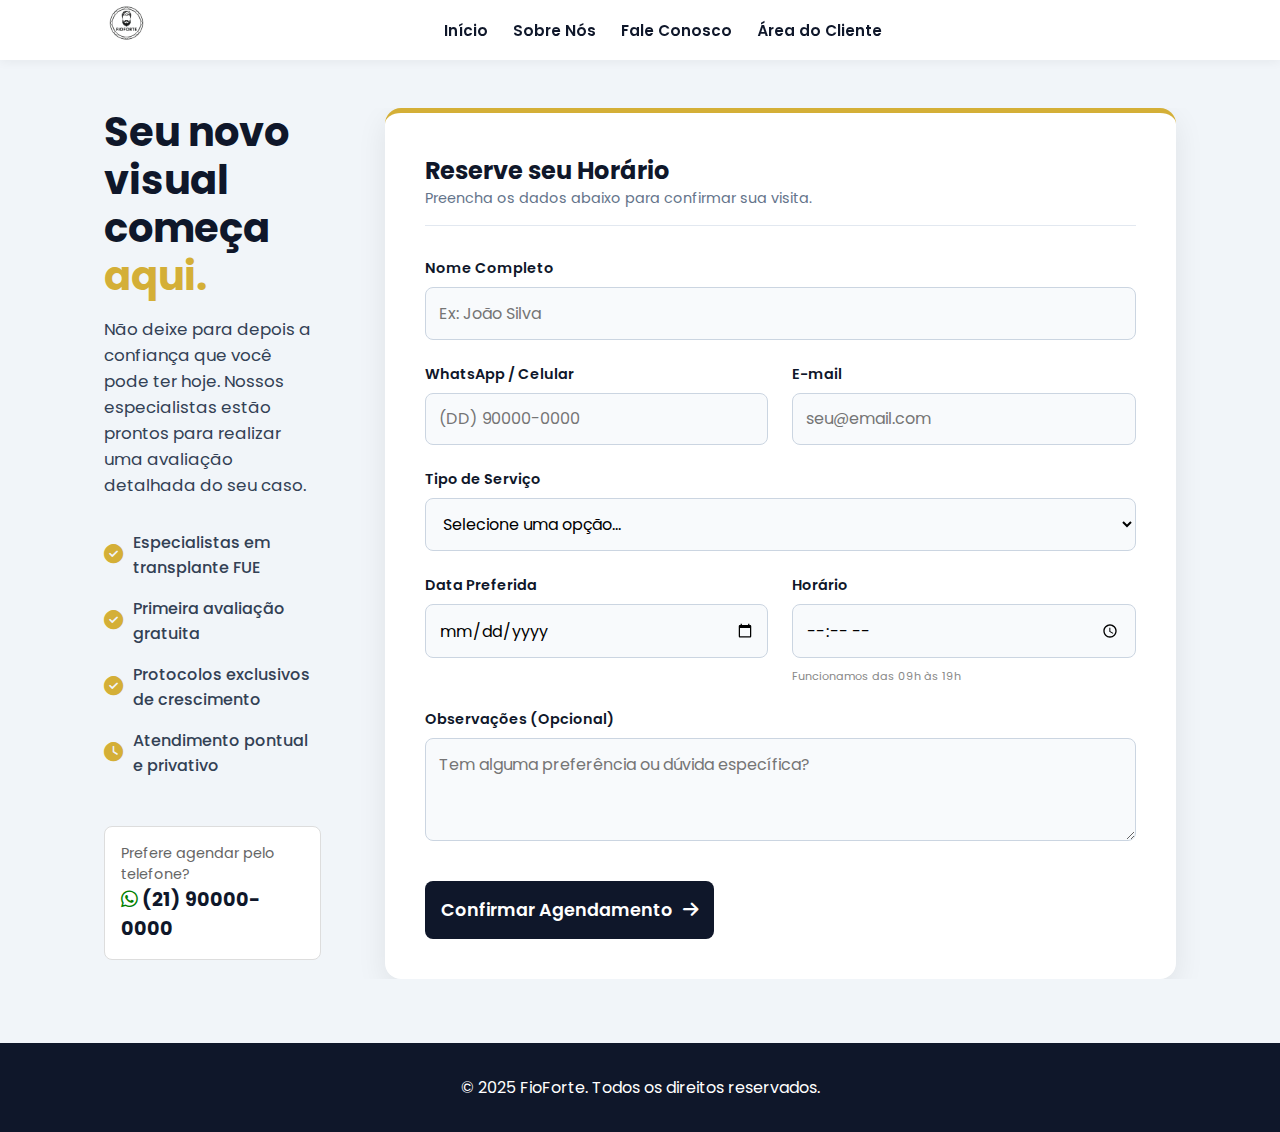
<file: Agendamento/Agendamento.html>
<!DOCTYPE html>
<html lang="pt-BR">
<head>
  <meta charset="UTF-8">
  <meta name="viewport" content="width=device-width, initial-scale=1.0">
  <title>FioForte | Agendamento Online</title>
  <link rel="stylesheet" href="Agendamento.css">
  <link rel="preconnect" href="https://fonts.googleapis.com">
  <link rel="preconnect" href="https://fonts.gstatic.com" crossorigin>
  <link href="https://fonts.googleapis.com/css2?family=Poppins:wght@300;400;500;600;700&display=swap" rel="stylesheet">
  <link rel="stylesheet" href="https://cdnjs.cloudflare.com/ajax/libs/font-awesome/6.4.0/css/all.min.css">

  <!-- Favicon -->
    <link rel="icon" href="../Assets/logosemfundo.png" type="image/x-icon">

  <!-- Script funcional do hamburger e validações -->
  <script src="../Agendamento/agendamento.js" defer></script>

</head>
<body>

  <header class="main-header">
    <div class="container header-content">
        <a href="../index.html" class="brand-logo"><img src="../Assets/logosemfundo.png" alt="FioForte Logo"></a>

        <input type="checkbox" id="menu-toggle" aria-controls="slide-menu-navigation" aria-expanded="false">
        <label for="menu-toggle" class="menu-btn" aria-label="Abrir Menu">
            <span class="hamburger"></span>
        </label>

        <nav class="slide-menu" id="slide-menu-navigation" role="navigation">
            <ul role="menubar">
                <li><a href="../index.html" class="nav-link">Início</a></li>
                <li><a href="../Sobre/Sobrenos.html" class="nav-link">Sobre Nós</a></li>
                <li><a href="../Contatos/Contatos.html" class="nav-link">Fale Conosco</a></li>
                <li><a href="../Login/Telalogin.html" class="nav-link">Área do Cliente</a></li>
            </ul>
        </nav>

        <div class="overlay"></div>
    </div>
  </header>

  <div id="toast" class="toast"></div>

  <div class="main-container">
    
    <aside class="info-side">
      <h1>Seu novo visual começa <span class="highlight">aqui.</span></h1>
      <p class="info-text">
        Não deixe para depois a confiança que você pode ter hoje. Nossos especialistas estão prontos para realizar uma avaliação detalhada do seu caso.
      </p>
      
      <ul class="benefits-list">
        <li><i class="fas fa-check-circle"></i> Especialistas em transplante FUE</li>
        <li><i class="fas fa-check-circle"></i> Primeira avaliação gratuita</li>
        <li><i class="fas fa-check-circle"></i> Protocolos exclusivos de crescimento</li>
        <li><i class="fas fa-clock"></i> Atendimento pontual e privativo</li>
      </ul>

      <div style="margin-top: 2rem; background: #fff; padding: 1rem; border-radius: 8px; display: inline-block; border: 1px solid #ddd;">
        <p style="font-size: 0.9rem; color: #666;">Prefere agendar pelo telefone?</p>
        <p style="font-weight: bold; color: var(--primary); font-size: 1.2rem;">
          <i class="fab fa-whatsapp" style="color:green"></i> (21) 90000-0000
        </p>
      </div>
    </aside>

    <main class="booking-card">
      <div class="form-header">
        <h2>Reserve seu Horário</h2>
        <p style="color: #64748b; font-size: 0.9rem;">Preencha os dados abaixo para confirmar sua visita.</p>
      </div>

      <form action="#" method="POST" >
        <div class="form-grid">
          
          <div class="input-group full-width">
            <label>Nome Completo</label>
            <input type="text" placeholder="Ex: João Silva" red
                   pattern="[A-Za-zÀ-ú\s]+"
                   title="Por favor, insira apenas letras."
                   id="nomeCompleto">
          </div>

          <div class="input-group">
            <label>WhatsApp / Celular</label>
            <input type="tel" placeholder="(DD) 90000-0000" red
                   pattern="\d{11}" 
                   title="Por favor, insira apenas números. Ex: 21000000000"
                   id="whatsapp">
          </div>

          <div class="input-group">
            <label>E-mail</label>
            <input type="email" placeholder="seu@email.com" >
          </div>

          <div class="input-group full-width">
            <label>Tipo de Serviço</label>
            <select >
              <option value="" selected disabled>Selecione uma opção...</option>
              <option value="avaliacao">Avaliação Transplante (Gratuito)</option>
              <option value="corte">Corte & Barba Premium</option>
              <option value="tratamento">Protocolo de Crescimento</option>
              <option value="domicilio">Atendimento a Domicílio</option>
            </select>
          </div>

          <div class="input-group">
            <label>Data Preferida</label>
            <input type="date" id="dateInput"  min="1900-01-01" max="2030-12-31">
          </div>

          <div class="input-group">
            <label>Horário</label>
            <input type="time" min="09:00" max="19:00" >
            <small style="color: #888; font-size: 0.7rem; margin-top:2px;">Funcionamos das 09h às 19h</small>
          </div>

          <div class="input-group full-width">
            <label>Observações (Opcional)</label>
            <textarea rows="3" placeholder="Tem alguma preferência ou dúvida específica?"></textarea>
          </div>

          <div class="full-width">
            <button type="submit" class="btn-submit">
              Confirmar Agendamento <i class="fas fa-arrow-right"></i>
            </button>
          </div>

        </div>
      </form>
    </main>
  </div>

     <footer class="main-footer">
        <div class="container footer-flex">
            <div class="footer-copy">
                <p>&copy; 2025 FioForte. Todos os direitos reservados.</p>
            </div>
        </div>
  </footer>

  
</body>
</html>
</file>
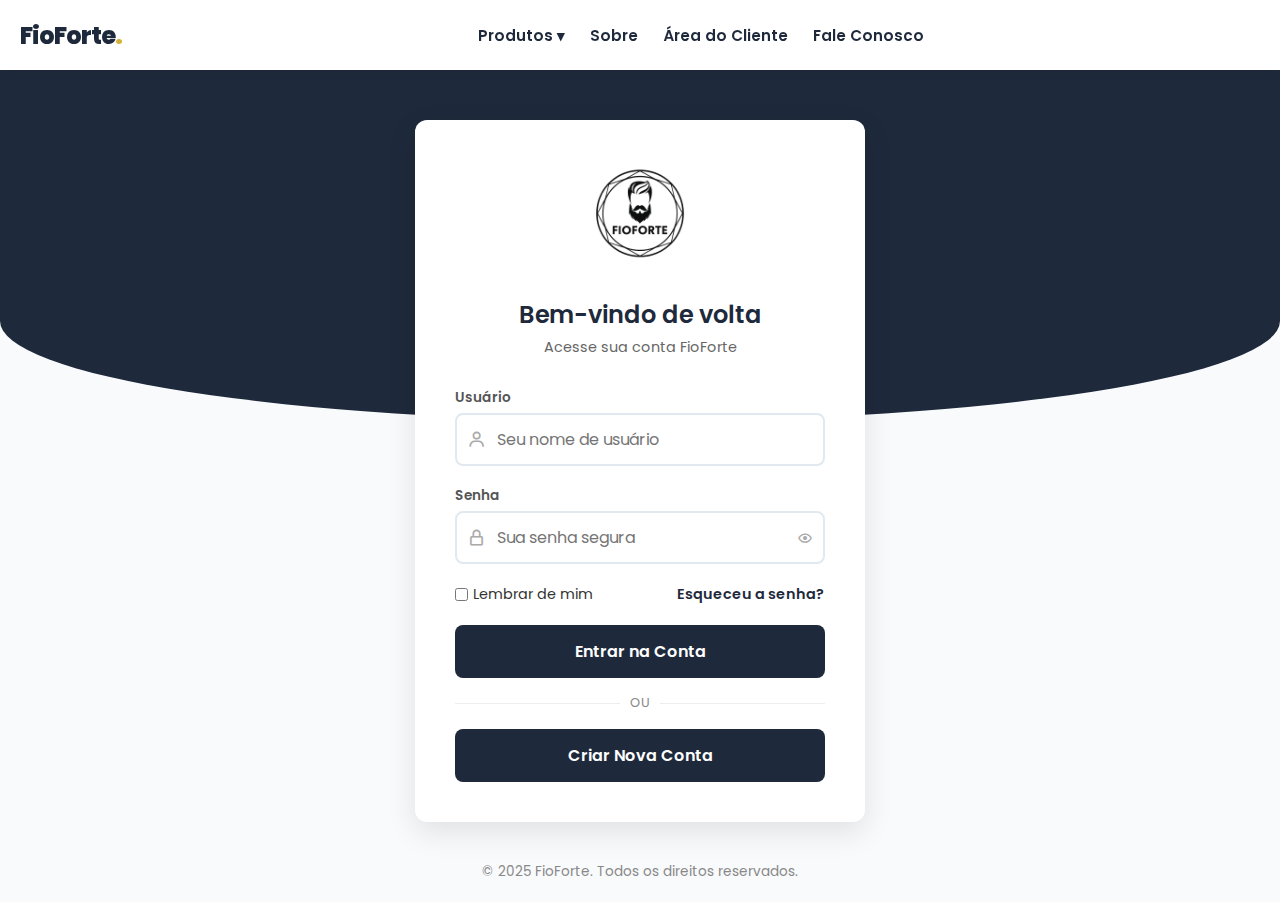
<file: Login/Telalogin.html>
<!DOCTYPE html>
<html lang="pt-BR">
<head>
    <meta charset="UTF-8">
    <meta name="viewport" content="width=device-width, initial-scale=1.0">
    <link rel="stylesheet" href="../Login/login.css">
    <title>Login | FioForte</title>
    <link href="https://fonts.googleapis.com/css2?family=Poppins:wght@300;400;600&display=swap" rel="stylesheet">
    <link href='https://unpkg.com/boxicons@2.1.4/css/boxicons.min.css' rel='stylesheet'>

    <!-- Favicon -->
    <link rel="icon" href="../Assets/logosemfundo.png" type="image/x-icon">

    <script src="../Login/login.js" defer></script>
</head>
<body>

<!-- ===== NAVBAR GLOBAL ===== -->
<header class="main-header">
  <div class="container header-content">
    <a href="../index.html" class="brand-logo">FioForte<span class="dot">.</span></a>
    <input type="checkbox" id="menu-toggle" aria-controls="slide-menu-navigation" aria-expanded="false">
    <label for="menu-toggle" class="menu-btn" aria-label="Abrir Menu">
      <span class="hamburger"></span>
    </label>
    <nav class="slide-menu" id="slide-menu-navigation" role="navigation">
      <ul role="menubar">
        <li class="has-submenu" role="none"><a href="../MenuCompras/MenuProduto.html" role="menuitem" class="nav-link">Produtos ▾</a></li>
        <li role="none"><a href="../Sobre/Sobrenos.html" role="menuitem" class="nav-link">Sobre</a></li>
        <li role="none"><a href="Telalogin.html" role="menuitem" class="nav-link">Área do Cliente</a></li>
        <li role="none"><a href="../Contatos/Contatos.html" role="menuitem" class="nav-link">Fale Conosco</a></li>
      </ul>
    </nav>
    <div class="overlay"></div>
  </div>
</header>

<div id="toast-box">Usuário ou senha incorretos!</div>

<div class="main-container">
    <div class="login-card">
        <div class="logo-area">
            <a href="../"./index.html".html">
                <img src="../Assets/logosemfundo.png" alt="FioForte Logo" 
                     onerror="this.src='https://via.placeholder.com/150?text=FioForte'"> 
            </a>
            <h2>Bem-vindo de volta</h2>
            <p>Acesse sua conta FioForte</p>
        </div>

        <form id="loginForm">
            
            <div class="input-group">
                <label for="username">Usuário</label>
                <div class="input-wrapper">
                    <i class='bx bx-user icon'></i>
                    <input type="text" id="username" placeholder="Seu nome de usuário" >
                </div>
            </div>

            <div class="input-group">
                <label for="password">Senha</label>
                <div class="input-wrapper">
                    <i class='bx bx-lock-alt icon'></i>
                    <input type="password" id="password" placeholder="Sua senha segura" >
                    <i class='bx bx-show toggle-password' id="togglePassword"></i>
                </div>
            </div>

            <div style="display: flex; align-items: center; justify-content: space-between; margin-bottom: 20px; font-size: 0.9rem;">
                <label style="display: flex; align-items: center; gap: 5px; cursor: pointer;">
                    <input type="checkbox" id="rememberMe"> Lembrar de mim
                </label>
                <a href="#" style="color: var(--primary-color); font-weight: 600;">Esqueceu a senha?</a>
            </div>

            <button type="submit" class="btn-primary">Entrar na Conta</button>

            <div class="divider"><span>OU</span></div>

            <a href="../register/register.html"><button type="button" class="btn-primary">Criar Nova Conta</button></a>
        </form>
    </div>
</div>

<footer class="main-footer">
    <div class="container footer-flex">
        <div class="footer-copy">
            <p>&copy; 2025 FioForte. Todos os direitos reservados.</p>
        </div>
    </div>
</footer>

</body>
</html>
</file>
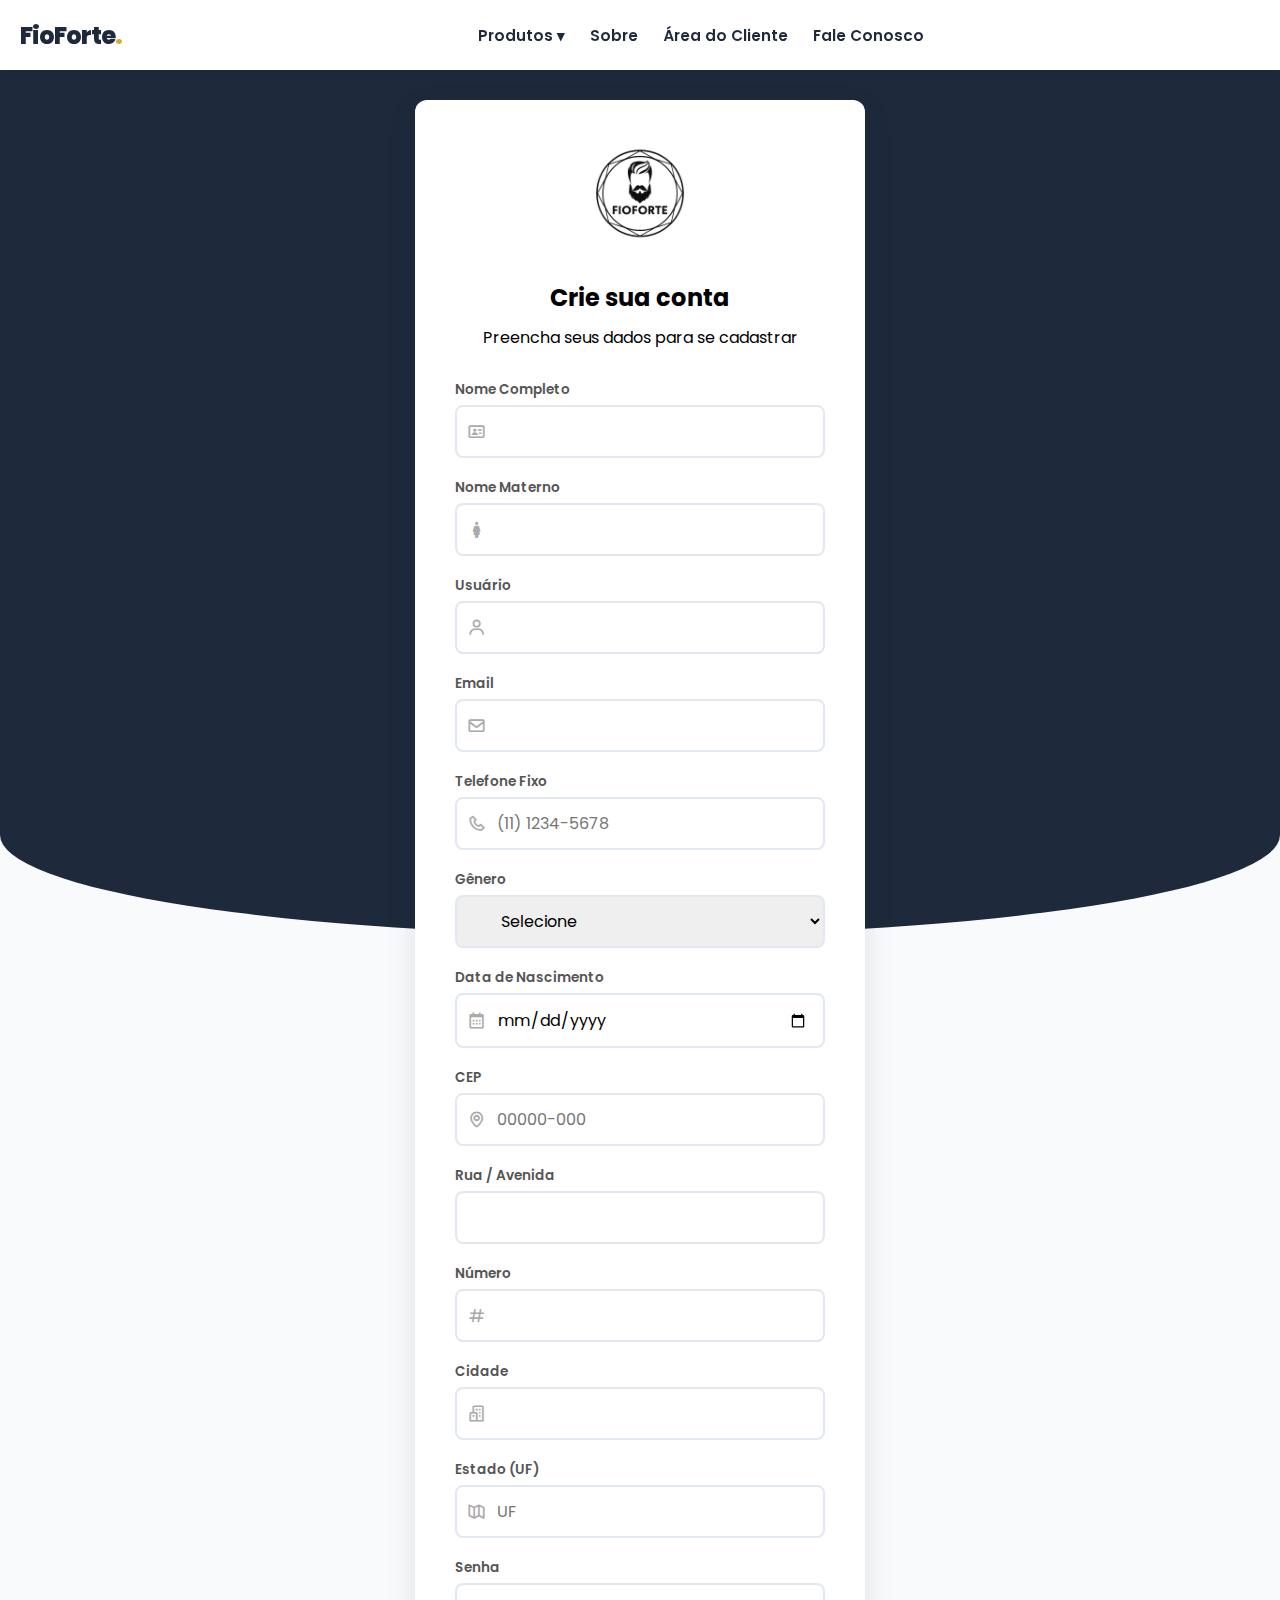
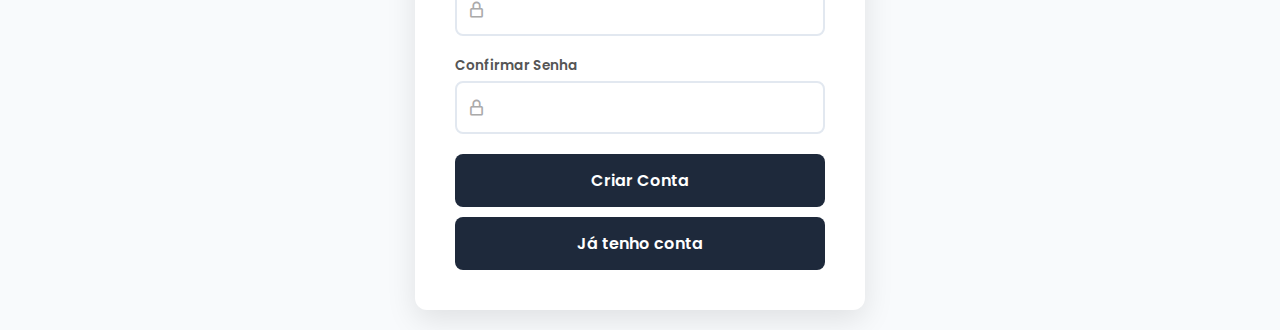
<file: register/register.html>
<!DOCTYPE html>
<html lang="pt-BR">
<head>
  <meta charset="UTF-8">
  <meta name="viewport" content="width=device-width, initial-scale=1.0">
  <title>Registro | FioForte</title>
  <link href="https://fonts.googleapis.com/css2?family=Poppins:wght@300;400;600&display=swap" rel="stylesheet">
  <link href='https://unpkg.com/boxicons@2.1.4/css/boxicons.min.css' rel='stylesheet'>
  <link rel="stylesheet" href="../register/register.css">

  <!-- Favicon -->
    <link rel="icon" href="../Assets/logosemfundo.png" type="image/x-icon">

  <script src="register.js" defer></script>
</head>
<body>

<!-- ===== NAVBAR GLOBAL ===== -->
<header class="main-header">
  <div class="container header-content">
    <a href="../index.html" class="brand-logo">FioForte<span class="dot">.</span></a>
    <input type="checkbox" id="menu-toggle" aria-controls="slide-menu-navigation" aria-expanded="false">
    <label for="menu-toggle" class="menu-btn" aria-label="Abrir Menu">
      <span class="hamburger"></span>
    </label>
    <nav class="slide-menu" id="slide-menu-navigation" role="navigation">
      <ul role="menubar">
        <li class="has-submenu" role="none"><a href="../MenuCompras/MenuProduto.html" role="menuitem" class="nav-link">Produtos ▾</a></li>
        <li role="none"><a href="../Sobre/Sobrenos.html" role="menuitem" class="nav-link">Sobre</a></li>
        <li role="none"><a href="../Login/Telalogin.html" role="menuitem" class="nav-link">Área do Cliente</a></li>
        <li role="none"><a href="../Contatos/Contatos.html" role="menuitem" class="nav-link">Fale Conosco</a></li>
      </ul>
    </nav>
    <div class="overlay"></div>
  </div>
</header>

<div id="toast-box"></div>

<div class="main-container">
  <div class="login-card"> 
    <div class="logo-area">
      <img src="../Assets/logosemfundo.png" alt="logosemfundo">
      <h2>Crie sua conta</h2>
      <p>Preencha seus dados para se cadastrar</p>
    </div>

    <form id="registerForm">
      <div class="input-group">
        <label for="nome">Nome Completo</label>
        <div class="input-wrapper">
          <i class='bx bx-id-card icon'></i>
          <input type="text" id="nome" maxlength="60">
        </div>
      </div>

      <div class="input-group">
        <label for="nomeMaterno">Nome Materno</label>
        <div class="input-wrapper">
          <i class='bx bx-female icon'></i>
          <input type="text" id="nomeMaterno" maxlength="60">
        </div>
      </div>

      <div class="input-group">
        <label for="usuario">Usuário</label>
        <div class="input-wrapper">
          <i class='bx bx-user icon'></i>
          <input type="text" id="usuario" maxlength="15">
        </div>
      </div>

      <div class="input-group">
        <label for="email">Email</label>
        <div class="input-wrapper">
          <i class='bx bx-envelope icon'></i>
          <input type="email" id="email" maxlength="80">
        </div>
      </div>

      <div class="input-group">
        <label for="telefone">Telefone Fixo</label>
        <div class="input-wrapper">
          <i class='bx bx-phone icon'></i>
          <input type="tel" id="telefone" maxlength="14" placeholder="(11) 1234-5678">
        </div>
      </div>

      <div class="input-group">
        <label for="genero">Gênero</label>
        <select id="genero">
          <option value="">Selecione</option>
          <option>Masculino</option>
          <option>Feminino</option>
          <option>Outro</option>
          <option>Prefiro não informar</option>
        </select>
      </div>

      <div class="input-group">
        <label for="dataNascimento">Data de Nascimento</label>
        <div class="input-wrapper">
          <i class='bx bx-calendar icon'></i>
         <input type="date" id="dataNascimento" name="dataNascimento" min="1900-01-01" max="2026-01-01">
       </div>
      </div>

      <div class="input-group">
        <label for="cep">CEP</label>
        <div class="input-wrapper">
          <i class='bx bx-map icon'></i>
          <input type="text" id="cep" maxlength="9" placeholder="00000-000">
        </div>
      </div>

      <div class="input-group">
        <label for="rua">Rua / Avenida</label>
        <div class="input-wrapper">
          <i class='bx bx-road icon'></i>
          <input type="text" id="rua" maxlength="80">
        </div>
      </div>

      <div class="input-group">
        <label for="numero">Número</label>
        <div class="input-wrapper">
          <i class='bx bx-hash icon'></i>
          <input type="text" id="numero" maxlength="6">
        </div>
      </div>

      <div class="input-group">
        <label for="cidade">Cidade</label>
        <div class="input-wrapper">
          <i class='bx bx-buildings icon'></i>
          <input type="text" id="cidade" maxlength="40">
        </div>
      </div>

      <div class="input-group">
        <label for="estado">Estado (UF)</label>
        <div class="input-wrapper">
          <i class='bx bx-map-alt icon'></i>
          <input type="text" id="estado" maxlength="2" placeholder="UF" style="text-transform: uppercase;">
        </div>
      </div>

      <div class="input-group">
        <label for="senha">Senha</label>
        <div class="input-wrapper">
          <i class='bx bx-lock-alt icon'></i>
          <input type="password" id="senha" minlength="6" maxlength="20">
        </div>
      </div>

      <div class="input-group">
        <label for="confirmarSenha">Confirmar Senha</label>
        <div class="input-wrapper">
          <i class='bx bx-lock-alt icon'></i>
          <input type="password" id="confirmarSenha" minlength="6" maxlength="20">
        </div>
      </div>

      <button type="submit" class="btn-primary">Criar Conta</button>
      <a href="../Login/Telalogin.html" class="btn-primary">Já tenho conta</a>
    </form>
  </div>
</div>


</body>
</html>
</file>
<file: Agendamento/Agendamento.css>
/* --- VARIÁVEIS & RESET (Mesmo padrão do Contatos) --- */
:root {
  --primary: #0f172a;
  --gold: #d4af37;
  --text: #334155;
  --bg-light: #f1f5f9;
  --white: #ffffff;
  --shadow: 0 10px 30px rgba(0,0,0,0.08);
  --bg-white: #ffffff;
  --transition: all 0.3s ease;
  --dot: #bfa15f;
}

* { margin: 0; padding: 0; box-sizing: border-box; font-family: 'Poppins', sans-serif; }
body {
  background-color: var(--bg-light);
  color: var(--text);
  overflow-x: hidden;
  padding-top: 60px;
}
html { overflow-x: hidden; }
a { text-decoration: none; color: inherit; }
ul { list-style: none; }

.container {
  max-width: 1200px;
  margin: 0 auto;
  padding: 0 5%;
}

/* --- HEADER (Consistência Visual) --- */
.main-header {
  background-color: var(--bg-white);
  box-shadow: 0 2px 10px rgba(0,0,0,0.05);
  position: fixed;
  width: 100%;
  top: 0;
  z-index: 1000;
  height: 60px;
  display: flex;
  align-items: center;
}

.header-content {
  display: flex;
  justify-content: space-between;
  align-items: center;
  width: 100%;
}

.brand-logo {
  font-size: 1.5rem;
  font-weight: 800;
  color: var(--primary);
  letter-spacing: -1px;
}

.brand-logo img {
  height: 45px;
  width: auto;
  filter: brightness(2)
          drop-shadow(0 0 3px #fff)
          drop-shadow(0 0 5px #fff)
          drop-shadow(0 0 8px #fff);
  transition: none;
}

.dot {
  color: var(--dot);
}

.slide-menu {
  display: none;
}

@media (min-width: 768px) {
  .slide-menu {
    display: block;
    position: static;
    background: none;
    width: auto;
    height: auto;
    box-shadow: none;
    padding: 0;
  }

  .slide-menu ul {
    display: flex;
    gap: 25px;
    align-items: center;
    list-style: none;
    padding-left: 0;
  }

  .nav-link {
    font-weight: 600;
    font-size: 0.95rem;
    color: var(--primary);
    transition: var(--transition);
  }

  .nav-link:hover {
    color: var(--dot);
  }

  .menu-btn,
  #menu-toggle {
    display: none;
  }
}

@media (max-width: 767px) {
  #menu-toggle {
    position: absolute;
    opacity: 0;
    width: 40px;
    height: 40px;
    right: 20px;
    top: 15px;
    z-index: 1003;
  }

  .menu-btn {
    display: flex;
    position: absolute;
    right: 20px;
    top: 15px;
    width: 35px;
    height: 35px;
    align-items: center;
    justify-content: center;
    cursor: pointer;
    z-index: 1004;
  }

  .hamburger {
    width: 26px;
    height: 3px;
    background: var(--primary);
    position: relative;
    transition: 0.3s;
  }

  .hamburger::before,
  .hamburger::after {
    content: "";
    width: 26px;
    height: 3px;
    background: var(--primary);
    position: absolute;
    transition: 0.3s;
  }

  .hamburger::before { top: -8px; }
  .hamburger::after  { top: 8px; }

  .slide-menu {
    display: block;
    position: fixed;
    top: 0;
    right: -100%;
    width: 75%;
    height: 100vh;
    background: var(--bg-white);
    z-index: 1001;
    padding-top: 70px;
    transition: 0.35s ease-in-out;
    overflow-y: auto;
  }

  .slide-menu ul {
    display: flex;
    flex-direction: column;
    padding-left: 25px;
    gap: 5px;
    list-style: none;
  }

  .slide-menu li {
    width: 100%;
    border-bottom: 1px solid #ddd;
  }

  .slide-menu a {
    display: block;
    padding: 15px 0;
    font-size: 1.2rem;
    font-weight: 600;
    color: var(--primary);
  }

  #menu-toggle:checked ~ nav.slide-menu { right: 0; }

  #menu-toggle:checked ~ .overlay {
    position: fixed;
    inset: 0;
    background: rgba(0,0,0,0.5);
    z-index: 1000;
  }

  #menu-toggle:checked + .menu-btn .hamburger {
    background: transparent;
  }

  #menu-toggle:checked + .menu-btn .hamburger::before {
    transform: rotate(45deg);
    top: 0;
  }

  #menu-toggle:checked + .menu-btn .hamburger::after {
    transform: rotate(-45deg);
    top: 0;
  }
}

/* --- LAYOUT PRINCIPAL --- */
.main-container {
  max-width: 1200px;
  margin: 3rem auto;
  padding: 0 5%;
  display: grid;
  grid-template-columns: 1fr 1.5fr; /* Lado esquerdo menor, formulário maior */
  gap: 4rem;
  align-items: start;
  width: 100%;
  box-sizing: border-box;
  overflow-x: hidden;
}

/* --- LADO ESQUERDO (Informações) --- */
.info-side h1 {
  font-size: 2.5rem;
  color: var(--primary);
  line-height: 1.2;
  margin-bottom: 1rem;
}

.highlight { color: var(--gold); }

.info-text { margin-bottom: 2rem; font-size: 1.05rem; }

.benefits-list li {
  margin-bottom: 1rem;
  display: flex;
  align-items: center;
  font-weight: 500;
}

.benefits-list i {
  color: var(--gold);
  margin-right: 10px;
  font-size: 1.2rem;
}

/* --- LADO DIREITO (Formulário Card) --- */
.booking-card {
  background: var(--white);
  padding: 2.5rem;
  border-radius: 16px;
  box-shadow: var(--shadow);
  border-top: 5px solid var(--gold);
  width: 100%;
  max-width: 100%;
  box-sizing: border-box;
}

.form-header { margin-bottom: 2rem; border-bottom: 1px solid #e2e8f0; padding-bottom: 1rem; }
.form-header h2 { color: var(--primary); }

.form-grid {
  display: grid;
  grid-template-columns: 1fr 1fr; /* Duas colunas dentro do form */
  gap: 1.5rem;
}

.full-width { grid-column: span 2; }

.input-group { display: flex; flex-direction: column; gap: 0.5rem; }

.input-group label {
  font-size: 0.9rem;
  font-weight: 600;
  color: var(--primary);
}

.input-group input, .input-group select, .input-group textarea {
  padding: 0.8rem;
  border: 1px solid #cbd5e1;
  border-radius: 8px;
  font-size: 1rem;
  outline: none;
  transition: 0.3s;
  background: #f8fafc;
}

.input-group input:focus, .input-group select:focus {
  border-color: var(--gold);
  background: var(--white);
  box-shadow: 0 0 0 3px rgba(212, 175, 55, 0.15);
}

.btn-submit {
  background: var(--primary);
  color: var(--white);
  padding: 1rem;
  border: none;
  border-radius: 8px;
  font-size: 1.1rem;
  font-weight: 600;
  cursor: pointer;
  transition: 0.3s;
  margin-top: 1rem;
  display: flex;
  justify-content: center;
  align-items: center;
  gap: 10px;
}

.btn-submit:hover { background: var(--gold); color: var(--primary); transform: translateY(-2px); }

/* toast*/
.toast {
  position: fixed;
  bottom: 30px;
  right: 30px;
  background: #dc2626;
  color: #fff;
  padding: 14px 18px;
  border-radius: 6px;
  font-size: 0.9rem;
  box-shadow: 0 4px 10px rgba(0,0,0,0.2);
  opacity: 0;
  pointer-events: none;
  transform: translateY(20px);
  transition: all 0.3s ease;
  z-index: 9999;
}

.toast.show {
  opacity: 1;
  transform: translateY(0);
}

/* --- FOOTER --- */
footer {
  background: var(--primary);
  color: var(--white);
  text-align: center;
  padding: 2rem;
  margin-top: 4rem;
}

/* --- RESPONSIVIDADE --- */

/* Para telas menores que 900px */
@media (max-width: 900px) {
  .main-container {
    grid-template-columns: 1fr;
    gap: 2rem;
    width: 100%;
    max-width: 100%;
    padding: 0 5%;
    box-sizing: border-box;
    overflow-x: hidden;
  }

  .info-side {
    text-align: center;
    order: -1;
  }

  .benefits-list {
    display: inline-block;
    text-align: left;
    padding: 0;
    margin: 0 auto;
  }
}

/* Para telas menores que 600px */
@media (max-width: 600px) {
  .form-grid {
    grid-template-columns: 1fr;
  }

  .full-width { grid-column: span 1; }

  .booking-card {
    padding: 1.5rem;
    width: 100%;
    max-width: 100%;
    box-sizing: border-box;
  }

}
</file>
<file: Login/login.css>
/* --- VARIÁVEIS & RESET --- */
:root {
    --primary-color: #1e293b; /* Navy Dark */
    --accent-color: #d4af37; /* Ouro/Bronze */
    --accent-hover: #b5952f;
    --text-dark: #333;
    --text-light: #f4f4f4;
    --bg-light: #f8fafc;
    --error-color: #dc2626;
    --success-color: #16a34a;
    --shadow: 0 10px 30px rgba(0, 0, 0, 0.1);
    --radius: 12px;
}

* {
    margin: 0;
    padding: 0;
    box-sizing: border-box;
    font-family: 'Poppins', sans-serif;
}

/* --- BODY --- */
body {
    background-color: var(--bg-light);
    color: var(--text-dark);
    overflow-x: hidden;
    min-height: 100vh;
    display: flex;
    flex-direction: column;
}

/* --- LINKS E LISTAS --- */
a { text-decoration: none; color: inherit; transition: 0.3s; }
ul { list-style: none; }

/* ===== NAVBAR ===== */
.main-header {
  background-color: white;
  box-shadow: 0 2px 10px rgba(0,0,0,0.05);
  position: fixed;
  width: 100%;
  top: 0;
  z-index: 1000;
  height: 70px;
  display: flex;
  align-items: center;
}

.header-content {
  display: flex;
  justify-content: space-between;
  align-items: center;
  width: 100%;
  padding-left: 20px;
}

.brand-logo { font-size: 1.5rem; font-weight: 800; color: var(--primary-color); letter-spacing: -1px; }
.dot { color: var(--accent-color); }

.slide-menu { display: none; }

@media(min-width:768px){
  .slide-menu { display: block; position: static; background:none; width:auto; height:auto; padding:0; }
  .slide-menu ul { display:flex; gap:25px; align-items:center; }
  .nav-link { font-weight:600; font-size:0.95rem; color:var(--primary-color); }
  .nav-link:hover { color:var(--accent-color); }
  .menu-btn, #menu-toggle { display:none; }
}

@media(max-width:767px){
  #menu-toggle { position:absolute; opacity:0; width:40px; height:40px; right:20px; top:15px; z-index:1003; }
  .menu-btn { display:flex; position:absolute; right:20px; top:15px; width:35px; height:35px; align-items:center; justify-content:center; cursor:pointer; z-index:1004; }
  .hamburger { width:26px; height:3px; background:var(--primary-color); position:relative; transition:0.3s; }
  .hamburger::before, .hamburger::after { content:""; width:26px; height:3px; background:var(--primary-color); position:absolute; transition:0.3s; }
  .hamburger::before { top:-8px; }
  .hamburger::after { top:8px; }
  .slide-menu {
    display:block;
    position:fixed;
    top:0;
    right:-100%;
    width:75%;
    height:100vh;
    background:white;
    z-index:1001;
    padding-top:80px;
    transition:0.35s ease-in-out;
    overflow-y:auto;
  }
  .slide-menu ul { display:flex; flex-direction:column; padding-left:25px; gap:5px; }
  .slide-menu a { display:block; padding:15px 0; font-size:1.2rem; font-weight:600; color:var(--primary-color); }
  .slide-menu li { width:100%; border-bottom:1px solid #ddd; }
  #menu-toggle:checked ~ nav.slide-menu { right:0; }
  #menu-toggle:checked ~ .overlay {
    position:fixed; top:0; left:0; width:100%; height:100%; background: rgba(0,0,0,0.5); z-index:1000;
  }
  #menu-toggle:checked + .menu-btn .hamburger { background:transparent; }
  #menu-toggle:checked + .menu-btn .hamburger::before { transform:rotate(45deg); top:0; }
  #menu-toggle:checked + .menu-btn .hamburger::after { transform:rotate(-45deg); top:0; }
}

/* ===== LOGIN CARD ===== */
.main-container {
    flex: 1;
    display: flex;
    align-items: center;
    justify-content: center;
    padding: 20px;
    position: relative;
    padding-top: 120px; /* espaço para a navbar fixa */
}

.main-container::before {
    content: '';
    position: absolute;
    width: 100%; height: 50%;
    top: 0; left: 0;
    background: var(--primary-color);
    z-index: -1;
    border-bottom-right-radius: 50% 100px;
    border-bottom-left-radius: 50% 100px;
}

.login-card {
    background: white;
    width: 100%;
    max-width: 450px;
    padding: 40px;
    border-radius: var(--radius);
    box-shadow: var(--shadow);
    text-align: center;
    animation: fadeInUp 0.8s ease;
}

.logo-area img {
    max-width: 120px;
    margin-bottom: 10px;
}

.logo-area h2 {
    font-weight: 600;
    color: var(--primary-color);
    margin-bottom: 5px;
}

.logo-area p {
    color: #666;
    font-size: 0.9rem;
    margin-bottom: 30px;
}

/* --- INPUTS COM ÍCONES --- */
.input-group {
    position: relative;
    margin-bottom: 20px;
    text-align: left;
}

.input-group label {
    font-size: 0.85rem;
    color: #555;
    font-weight: 600;
    display: block;
    margin-bottom: 5px;
}

.input-wrapper {
    position: relative;
}

.input-wrapper i.icon {
    position: absolute;
    left: 12px;
    top: 50%;
    transform: translateY(-50%);
    color: #aaa;
    font-size: 1.2rem;
    pointer-events: none;
}

.input-wrapper input {
    width: 100%;
    padding: 12px 15px 12px 40px;
    border: 2px solid #e2e8f0;
    border-radius: 8px;
    font-size: 1rem;
    outline: none;
    transition: 0.3s;
}

.input-wrapper input:focus {
    border-color: var(--primary-color);
    box-shadow: 0 0 0 4px rgba(30, 41, 59, 0.1);
}

.toggle-password {
    position: absolute;
    right: 12px;
    top: 50%;
    transform: translateY(-50%);
    cursor: pointer;
    color: #aaa;
}
.toggle-password:hover { color: var(--primary-color); }

/* --- BOTÕES --- */
/* Botões Criar Conta e Já Tenho Conta */
button.btn-primary, a.btn-primary {
  width:100%;
  padding:14px;
  background:var(--primary-color);
  color:white;
  border:none;
  border-radius:8px;
  font-size:1rem;
  font-weight:600;
  cursor:pointer;
  transition:0.3s;
  margin-top:10px;
  display:block;
  text-align:center;
}

button.btn-primary:hover, a.btn-primary:hover {
  background: var(--accent-color); /* hover dourado */
  color: var(--bg-white);
  transform:translateY(-2px);
}

.divider {
    margin: 25px 0;
    border-top: 1px solid #eee;
    position: relative;
}
.divider span {
    position: absolute;
    top: -10px; left: 50%; transform: translateX(-50%);
    background: white;
    padding: 0 10px;
    color: #888;
    font-size: 0.8rem;
}

.btn-secondary {
    display: block;
    width: 100%;
    padding: 12px;
    border: 2px solid var(--primary-color);
    background: transparent;
    color: var(--primary-color);
    border-radius: 8px;
    font-weight: 600;
    cursor: pointer;
    transition: 0.3s;
}
.btn-secondary:hover {
    background: var(--primary-color);
    color: white;
}

/* --- MENSAGEM DE ERRO --- */
#toast-box {
  position: fixed;
  bottom: 30px;
  right: 30px;
  min-width: 220px;
  background: #dc2626;
  color: #fff;
  padding: 14px 18px;
  border-radius: 6px;
  font-size: 0.9rem;
  opacity: 0;
  pointer-events: none;
  transform: translateY(20px);
  transition: all 0.3s ease;
  z-index: 9999;
}

#toast-box.show {
  opacity: 1;
  transform: translateY(0);
}

/* --- FOOTER --- */
footer {
    text-align: center;
    padding: 20px;
    font-size: 0.85rem;
    color: #888;
}

/* --- ANIMAÇÃO --- */
@keyframes fadeInUp {
    from { opacity: 0; transform: translateY(20px); }
    to { opacity: 1; transform: translateY(0); }
}

/* --- RESPONSIVO --- */
@media (max-width: 480px) {
    .main-container::before { height: 30%; border-radius: 0 0 50px 50px; }
    .login-card { padding: 25px 20px; }
}
</file>
<file: register/register.css>
/* Variáveis e Reset */
:root {
  --primary-color: #1e293b;
  --accent-color: #d4af37;
  --accent-hover: #b5952f;
  --text-dark: #333;
  --text-light: #f4f4f4;
  --bg-light: #f8fafc;
  --bg-white: #fff;
  --error-color: #ef4444;
  --success-color: #10b981;
  --shadow: 0 10px 30px rgba(0,0,0,0.1);
  --radius: 12px;
}

* { 
  margin:0; 
  padding:0; 
  box-sizing:border-box; 
  font-family:'Poppins', sans-serif; 
  list-style:none;
  text-decoration:none;
}

/* ===== NAVBAR ===== */
.main-header {
  background-color: var(--bg-white);
  box-shadow: 0 2px 10px rgba(0,0,0,0.05);
  position: fixed;
  width: 100%;
  top: 0;
  z-index: 1000;
  height: 70px;
  display: flex;
  align-items: center;
}

.header-content {
  display: flex;
  justify-content: space-between;
  align-items: center;
  width: 100%;
  padding-left: 20px;
}

.brand-logo { font-size: 1.5rem; font-weight: 800; color: var(--primary-color); letter-spacing: -1px; }
.dot { color: var(--accent-color); }

.slide-menu { display: none; }

@media(min-width:768px){
  .slide-menu { display: block; position: static; background:none; width:auto; height:auto; padding:0; }
  .slide-menu ul { display:flex; gap:25px; align-items:center; }
  .nav-link { font-weight:600; font-size:0.95rem; color:var(--primary-color); }
  .nav-link:hover { color:var(--accent-color); }
  .menu-btn, #menu-toggle { display:none; }
}

@media(max-width:767px){
  #menu-toggle { position:absolute; opacity:0; width:40px; height:40px; right:20px; top:15px; z-index:1003; }
  .menu-btn { display:flex; position:absolute; right:20px; top:15px; width:35px; height:35px; align-items:center; justify-content:center; cursor:pointer; z-index:1004; }
  .hamburger { width:26px; height:3px; background:var(--primary-color); position:relative; transition:0.3s; }
  .hamburger::before, .hamburger::after { content:""; width:26px; height:3px; background:var(--primary-color); position:absolute; transition:0.3s; }
  .hamburger::before { top:-8px; }
  .hamburger::after { top:8px; }
  .slide-menu {
    display:block;
    position:fixed;
    top:0;
    right:-100%;
    width:75%;
    height:100vh;
    background:var(--bg-white);
    z-index:1001;
    padding-top:80px;
    transition:0.35s ease-in-out;
    overflow-y:auto;
  }
  .slide-menu ul { display:flex; flex-direction:column; padding-left:25px; gap:5px; }
  .slide-menu a { display:block; padding:15px 0; font-size:1.2rem; font-weight:600; color:var(--primary-color); }
  .slide-menu li { width:100%; border-bottom:1px solid #ddd; }
  #menu-toggle:checked ~ nav.slide-menu { right:0; }
  #menu-toggle:checked ~ .overlay {
    position:fixed; top:0; left:0; width:100%; height:100%; background: rgba(0,0,0,0.5); z-index:1000;
  }
  #menu-toggle:checked + .menu-btn .hamburger { background:transparent; }
  #menu-toggle:checked + .menu-btn .hamburger::before { transform:rotate(45deg); top:0; }
  #menu-toggle:checked + .menu-btn .hamburger::after { transform:rotate(-45deg); top:0; }
}

/* ===== FORMULÁRIO ===== */
body { background: var(--bg-light); min-height:100vh; display:flex; justify-content:center; align-items:flex-start; padding-top:80px; }

.main-container {
  flex:1;
  display:flex;
  justify-content:center;
  align-items:center;
  padding:20px;
  position: relative;
}

/* Fundo azul estendido atrás da navbar */
.main-container::before {
  content: '';
  position: absolute;
  width: 100%;
  height: 50%;
  top: -70px;
  left: 0;
  background: var(--primary-color);
  z-index: -1;
  border-bottom-right-radius: 50% 100px;
  border-bottom-left-radius: 50% 100px;
}

.login-card {
  background: var(--bg-white);
  width:100%;
  max-width:450px;
  padding:40px;
  border-radius:var(--radius);
  box-shadow:var(--shadow);
  text-align:center;
  animation:fadeInUp 0.8s ease;
}

.input-group { margin-bottom:20px; text-align:left; }
.input-group label { font-size:0.85rem; color:#555; font-weight:600; display:block; margin-bottom:5px; }
.input-wrapper { position:relative; }
.input-wrapper i.icon { position:absolute; left:12px; top:50%; transform:translateY(-50%); color:#aaa; font-size:1.2rem; pointer-events:none; }
.input-wrapper input, .input-group select { width:100%; padding:12px 15px 12px 40px; border:2px solid #e2e8f0; border-radius:8px; font-size:1rem; outline:none; transition:0.3s; }
.input-wrapper input:focus, .input-group select:focus { border-color:var(--primary-color); box-shadow:0 0 0 4px rgba(30,41,59,0.1); }

/* Botões Criar Conta e Já Tenho Conta */
button.btn-primary, a.btn-primary {
  width:100%;
  padding:14px;
  background:var(--primary-color);
  color:white;
  border:none;
  border-radius:8px;
  font-size:1rem;
  font-weight:600;
  cursor:pointer;
  transition:0.3s;
  margin-top:10px;
  display:block;
  text-align:center;
}

button.btn-primary:hover, a.btn-primary:hover {
  background: var(--accent-color); /* hover dourado */
  color: var(--bg-white);
  transform:translateY(-2px);
}

#toast-box { visibility:hidden; min-width:260px; color:white; text-align:center; border-radius:8px; padding:16px; position:fixed; top:20px; right:30px; z-index:9999; font-size:0.9rem; box-shadow:0 4px 12px rgba(0,0,0,0.2); opacity:0; transition:opacity 0.3s ease, top 0.3s ease; }
#toast-box.show { visibility:visible; opacity:1; top:40px; }

@keyframes fadeInUp { from { opacity:0; transform:translateY(20px); } to { opacity:1; transform:translateY(0); } }


/* logo */

.logo-area {
  display: flex;
  flex-direction: column;
  align-items: center;
  z-index: 1010;
  margin-bottom: 30px;
}

.logo-area img {
  max-width: 120px;
  height: auto;
  display: block;
  margin-bottom: 20px; /* espaço entre a logo e o h2 */
}



.logo-area h2, .logo-area p {
  text-align: center;
  margin: 0;
}

.logo-area h2 {
  margin-bottom: 10px; /* espaço entre título e subtítulo */
}
</file>
